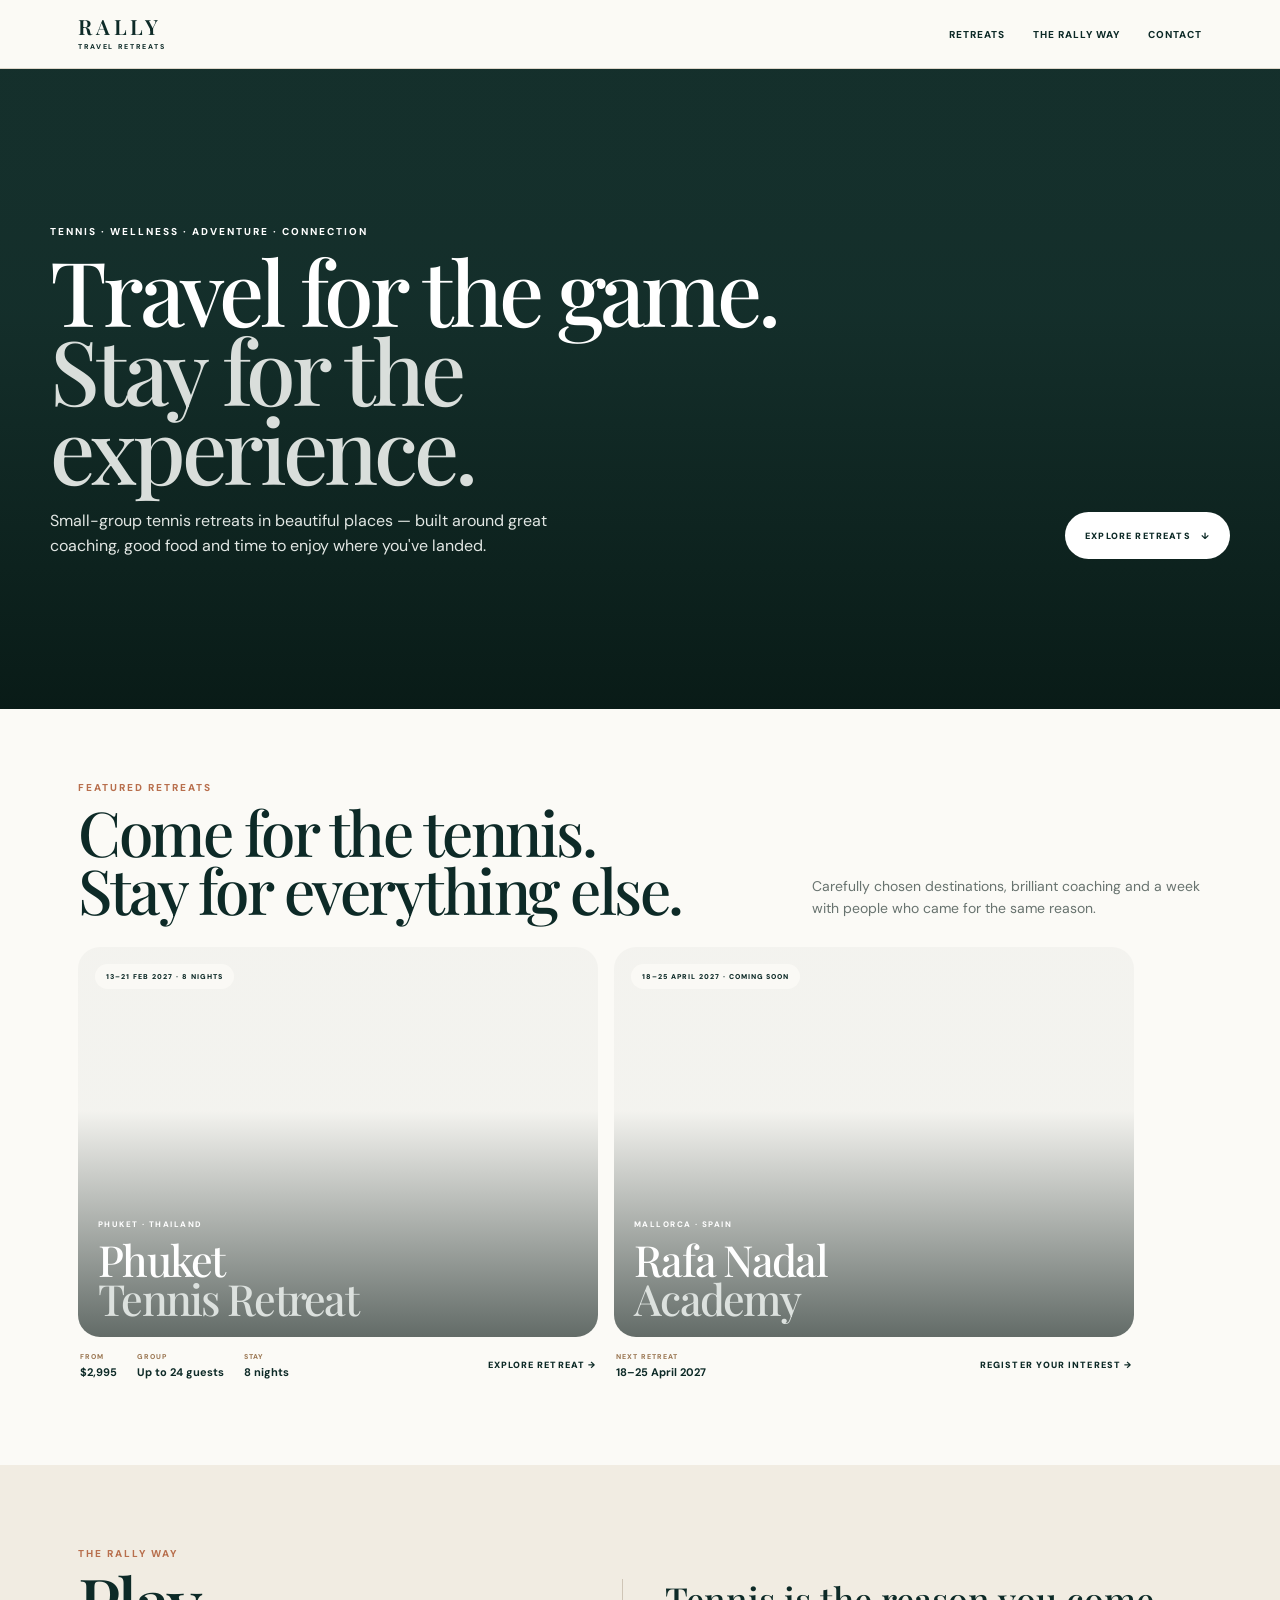
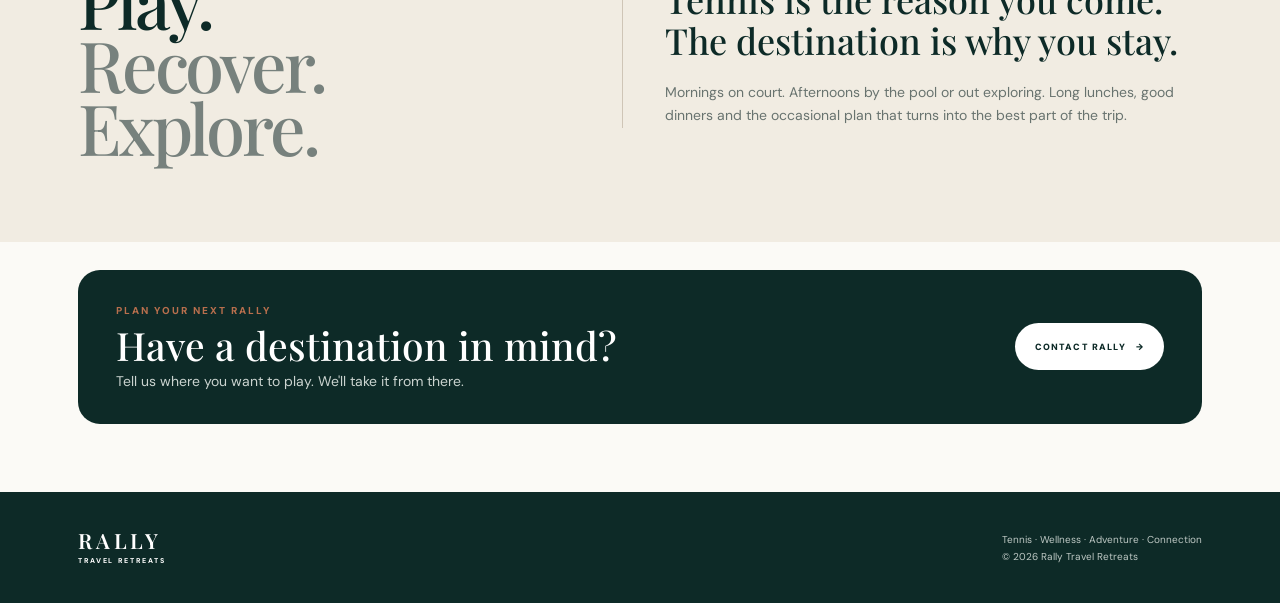
<file: rally-travel-retreats/index.html>
<!doctype html>
<html lang="en">
<head>
<meta charset="utf-8">
<meta name="viewport" content="width=device-width,initial-scale=1">
<meta name="theme-color" content="#0d2a27">
<title>Rally Travel Retreats · Tennis, Wellness & Adventure</title>
<meta name="description" content="Rally Travel Retreats creates small-group tennis, wellness and adventure escapes in beautiful places.">
<link rel="preconnect" href="https://fonts.googleapis.com">
<link rel="preconnect" href="https://fonts.gstatic.com" crossorigin>
<link href="https://fonts.googleapis.com/css2?family=DM+Sans:wght@400;500;600;700&family=Playfair+Display:wght@500;600&display=swap" rel="stylesheet">
<link rel="stylesheet" href="styles.css">
<style>
.homePage{--ink:#0d2a27;--paper:#fbfaf6;--cream:#f1ece2;--muted:#68736f;--line:#ddd6ca;--accent:#b86f4d;background:var(--cream);color:var(--ink);font-family:"DM Sans",sans-serif}
.homePage *{box-sizing:border-box}.homePage .shell{width:min(1180px,calc(100% - 48px));margin:0 auto}
.homeHeader{position:sticky;top:0;z-index:1000;background:rgba(251,250,246,.96);border-bottom:1px solid var(--line)}
.homeNav{height:68px;display:flex;align-items:center;justify-content:space-between}
.homeBrand{display:inline-flex;flex-direction:column;text-decoration:none;color:var(--ink);font:600 21px/1 "Playfair Display",serif;letter-spacing:.18em}
.homeBrand span{font:800 7px/1.2 "DM Sans",sans-serif;letter-spacing:.24em;margin-top:6px;text-align:center}
.homeNav nav{display:flex;gap:28px}.homeNav nav a{color:var(--ink);text-decoration:none;font-size:10px;font-weight:800;letter-spacing:.1em;text-transform:uppercase}

.homeHero{position:relative;min-height:640px;display:flex;align-items:flex-end;overflow:hidden;background:#16322e}
.homeHeroImage{position:absolute;inset:0;background:linear-gradient(180deg,rgba(5,20,16,.08) 15%,rgba(5,20,16,.12) 38%,rgba(5,20,16,.76) 100%),url("assets/rally-hero.webp?v=2") center/cover}
.homeHeroInner{position:relative;z-index:1;width:min(1180px,calc(100% - 48px));margin:0 auto;padding:0 0 58px;color:#fff}
.homeHeroKicker{font-size:10px;font-weight:800;letter-spacing:.2em;text-transform:uppercase;margin-bottom:13px}
.homeHero h1{font:500 clamp(54px,7vw,92px)/.88 "Playfair Display",serif;letter-spacing:-.045em;max-width:850px;margin:0 0 20px}
.homeHero h1 em{font-style:normal;color:#d9dedb}.homeHeroCopy{display:flex;align-items:end;justify-content:space-between;gap:35px}
.homeHeroCopy p{max-width:560px;color:#e2e7e4;font-size:16px;line-height:1.6;margin:0}
.homeButton{display:inline-flex;align-items:center;justify-content:center;gap:10px;min-height:47px;padding:0 20px;border-radius:999px;text-decoration:none;font-size:9px;font-weight:900;letter-spacing:.13em;text-transform:uppercase}
.homeButtonLight{background:#fff;color:var(--ink)}.homeButtonDark{background:var(--ink);color:#fff}

.homeFeatured{background:var(--paper);padding:72px 0 78px}
.homeSectionHead{display:flex;align-items:end;justify-content:space-between;gap:40px;margin-bottom:27px}
.homeKicker{color:var(--accent);font-size:10px;font-weight:800;letter-spacing:.2em;text-transform:uppercase}
.homeSectionHead h2{font:500 clamp(40px,5vw,62px)/.94 "Playfair Display",serif;letter-spacing:-.04em;margin:9px 0 0}
.homeSectionHead p{max-width:390px;color:var(--muted);font-size:14px;line-height:1.6;margin:0}
.adventureRail{display:flex;gap:16px;overflow-x:auto;padding:0 0 8px;scroll-snap-type:x mandatory;scrollbar-width:none}
.adventureRail::-webkit-scrollbar{display:none}.adventureTile{flex:0 0 min(520px,calc(100vw - 48px));scroll-snap-align:start;text-decoration:none;color:inherit}
.adventureImage{height:390px;position:relative;overflow:hidden;border-radius:22px;background-position:center;background-size:cover}
.adventureImage:after{content:"";position:absolute;inset:0;background:linear-gradient(180deg,rgba(5,20,16,.03) 42%,rgba(5,20,16,.62) 100%)}
.adventureImagePhuket{background-image:url("[data-uri]")}
.adventureImageComing{background-image:url("https://cdn.shopify.com/s/files/1/1000/8399/0905/files/nadal-academy.jpg?v=1790544449");background-position:45% center}
.adventureBadge{position:absolute;z-index:1;left:17px;top:17px;padding:8px 11px;background:rgba(251,250,246,.94);border-radius:999px;font-size:7px;font-weight:900;letter-spacing:.14em;text-transform:uppercase}
.adventureOverlay{position:absolute;z-index:1;left:20px;right:20px;bottom:19px;color:#fff}.adventureOverlay small{font-size:8px;font-weight:800;letter-spacing:.18em;text-transform:uppercase}
.adventureOverlay h3{font:500 43px/.9 "Playfair Display",serif;letter-spacing:-.04em;margin:8px 0 0}.adventureOverlay h3 em{font-style:normal;color:#dce1de}
.adventureInfo{display:flex;align-items:center;justify-content:space-between;gap:20px;padding:15px 2px 0}
.adventureInfoMeta{display:flex;gap:20px}.adventureInfoMeta div{display:flex;flex-direction:column}
.adventureInfoMeta small{color:#9a7652;font-size:7px;font-weight:800;letter-spacing:.14em;text-transform:uppercase;margin-bottom:4px}
.adventureInfoMeta strong{font-size:11px}.adventureExplore{font-size:9px;font-weight:900;letter-spacing:.12em;text-transform:uppercase}

.homeStatement{background:var(--cream);padding:82px 0}.homeStatementInner{display:grid;grid-template-columns:.9fr 1.1fr;gap:70px;align-items:center}
.homeStatement h2{font:500 clamp(46px,5.5vw,72px)/.9 "Playfair Display",serif;letter-spacing:-.045em;margin:10px 0 0}.homeStatement h2 em{font-style:normal;color:#77817d}
.homeStatementCopy{border-left:1px solid #cfc5b6;padding-left:42px}.homeStatementCopy p{font:500 clamp(24px,3vw,36px)/1.15 "Playfair Display",serif;margin:0;max-width:650px}
.homeStatementCopy small{display:block;color:var(--muted);font-size:14px;line-height:1.65;margin-top:20px;max-width:560px}
.homeContact{background:var(--paper);padding:28px 0 68px}.homeContactCard{display:flex;align-items:center;justify-content:space-between;gap:30px;background:var(--ink);color:#fff;border-radius:22px;padding:34px 38px}
.homeContactCard h2{font:500 39px/1 "Playfair Display",serif;margin:9px 0 7px}.homeContactCard p{color:#cbd4d0;font-size:14px;margin:0}.homeContactCard .homeButton{background:#fff;color:var(--ink)}
.homeFooter{background:var(--ink);color:#fff;padding:38px 0}.homeFooterGrid{display:flex;align-items:end;justify-content:space-between;gap:30px}.homeFooter .homeBrand{color:#fff}.homeFooter p{color:#bfc9c5;font-size:10px;line-height:1.7;margin:0}

@media(max-width:700px){
 .homePage .shell{width:calc(100% - 32px)}.homeNav{height:60px}.homeBrand{font-size:17px}.homeBrand span{font-size:6px;margin-top:5px}
 .homeNav nav{gap:17px}.homeNav nav a{font-size:8px;letter-spacing:.08em}.homeNav nav a:nth-child(2){display:none}
 .homeHero{min-height:620px}.homeHeroImage{background-position:56% center}.homeHeroInner{width:calc(100% - 32px);padding-bottom:31px}
 .homeHeroKicker{font-size:8px;margin-bottom:10px}.homeHero h1{font-size:48px;line-height:.9;margin-bottom:15px}.homeHeroCopy{display:block}
 .homeHeroCopy p{font-size:14px;line-height:1.6;max-width:430px}.homeHeroCopy .homeButton{margin-top:19px}
 .homeFeatured{padding:46px 0 53px}.homeSectionHead{display:block;margin-bottom:20px}.homeSectionHead h2{font-size:40px;margin-top:7px}
 .homeSectionHead p{font-size:14px;line-height:1.6;margin-top:11px;max-width:430px}
 .adventureRail{gap:12px;margin-right:-16px;padding-right:16px}.adventureTile{flex-basis:calc(100vw - 48px)}.adventureImageComing{background-position:35% center}
 .adventureImage{height:340px;border-radius:19px}.adventureBadge{left:13px;top:13px;padding:7px 9px;font-size:6.5px}
 .adventureOverlay{left:17px;right:17px;bottom:17px}.adventureOverlay small{font-size:7px}.adventureOverlay h3{font-size:39px}
 .adventureInfo{padding-top:15px}.adventureInfoMeta{gap:14px}.adventureInfoMeta small{font-size:6px}.adventureInfoMeta strong{font-size:9px}.adventureExplore{font-size:8px}
 .homeStatement{padding:58px 0}.homeStatementInner{grid-template-columns:1fr;gap:25px}.homeStatement h2{font-size:45px}
 .homeStatementCopy{border-left:0;border-top:1px solid #cfc5b6;padding:24px 0 0}.homeStatementCopy p{font-size:28px;line-height:1.08}
 .homeStatementCopy small{font-size:14px;line-height:1.6;margin-top:16px}
 .homeContact{padding:0 0 48px}.homeContactCard{display:block;border-radius:19px;padding:25px 20px}.homeContactCard h2{font-size:33px}
 .homeContactCard p{font-size:14px;line-height:1.6;margin-bottom:18px}.homeContactCard .homeButton{width:100%}
 .homeFooter{padding:29px 0}.homeFooterGrid{display:block}.homeFooterGrid>div{margin-top:19px}.homeFooter p{font-size:9px}
}


<style>
/* Static tennis-ball cursor */
.homePage, .homePage a, .homePage button { cursor: url("data:image/svg+xml,%3Csvg xmlns='http://www.w3.org/2000/svg' width='32' height='32' viewBox='0 0 32 32'%3E%3Ccircle cx='16' cy='16' r='13' fill='%23d9e52c' stroke='%231b2b24' stroke-width='1.5'/%3E%3Cpath d='M7 8.5c4 2.5 6 5.5 6 9s-2 6.5-6 9M25 5.5c-4 2.5-6 5.5-6 9s2 6.5 6 9' fill='none' stroke='white' stroke-width='1.7' stroke-linecap='round'/%3E%3C/svg%3E") 16 16, auto; }
@media (hover:none), (pointer:coarse) {
  .homePage, .homePage a, .homePage button { cursor:auto; }
}
</style>
</style>

<style id="rally-interactive-staging">
/* Rally interactive staging experiment — deliberately visible */
.interactiveHero{isolation:isolate;perspective:1100px;--mx:0;--my:0;--scroll:0;cursor:crosshair}
.interactiveHero .homeHeroImage{
 transform:scale(1.08) translate3d(calc(var(--mx)*-24px),calc(var(--my)*-18px),0);
 transition:transform .08s linear;will-change:transform
}
.interactiveHero .homeHeroInner{
 transform:translate3d(calc(var(--mx)*34px),calc(var(--my)*22px),0) rotateX(calc(var(--my)*-1.8deg)) rotateY(calc(var(--mx)*1.8deg));
 transition:transform .08s linear;will-change:transform
}
.heroScene{position:absolute;inset:0;z-index:2;pointer-events:none;transform-style:preserve-3d}
.heroAtmosphere{position:absolute;z-index:1;pointer-events:none;border-radius:50%;filter:blur(2px);opacity:.25;mix-blend-mode:screen;transition:transform .08s linear}
.heroAtmosphereOne{width:45vw;height:45vw;right:-12vw;top:-18vw;background:radial-gradient(circle,rgba(255,255,255,.34),transparent 68%);transform:translate3d(calc(var(--mx)*-55px),calc(var(--my)*-42px),0)}
.heroAtmosphereTwo{width:34vw;height:34vw;left:-12vw;bottom:-14vw;background:radial-gradient(circle,rgba(184,111,77,.34),transparent 70%);transform:translate3d(calc(var(--mx)*38px),calc(var(--my)*28px),0)}
.heroGlow{
 position:absolute;left:calc(50% + var(--mx)*18%);top:calc(48% + var(--my)*18%);width:34vw;height:34vw;
 transform:translate(-50%,-50%);border-radius:50%;
 background:radial-gradient(circle,rgba(255,255,255,.18),transparent 65%);filter:blur(4px);opacity:.85;
 transition:left .08s linear,top .08s linear
}

.heroOrbit{
 position:absolute;border:1px solid rgba(255,255,255,.34);border-radius:50%;opacity:.5;
 transform:translate3d(calc(var(--mx)*-45px),calc(var(--my)*-32px),0) rotateX(62deg) rotateZ(calc(var(--mx)*12deg));
 transition:transform .12s ease
}
.heroOrbitOne{width:360px;height:135px;left:calc(50% - 180px);top:calc(50% - 67px)}
.heroOrbitTwo{width:560px;height:205px;left:calc(50% - 280px);top:calc(50% - 102px);opacity:.22}
.heroCompass{
 position:absolute;right:8%;top:18%;font-size:8px;font-weight:800;letter-spacing:.22em;color:rgba(255,255,255,.82);
 transform:translate3d(calc(var(--mx)*-65px),calc(var(--my)*-45px),0) rotate(calc(var(--mx)*-4deg));
 transition:transform .12s ease
}
.heroScrollHint{position:absolute;z-index:4;right:34px;bottom:28px;display:flex;align-items:center;gap:10px;color:rgba(255,255,255,.78);font-size:8px;font-weight:800;letter-spacing:.18em;text-transform:uppercase;opacity:calc(1 - var(--scroll)*2);transition:opacity .15s linear}
.heroScrollHint i{display:block;width:34px;height:1px;background:rgba(255,255,255,.7);position:relative}.heroScrollHint i:after{content:"";position:absolute;right:0;top:-3px;width:6px;height:6px;border-right:1px solid white;border-bottom:1px solid white;transform:rotate(45deg)}
.interactiveHero:after{content:"";position:absolute;inset:0;z-index:3;pointer-events:none;background:linear-gradient(120deg,transparent 35%,rgba(255,255,255,.09) 50%,transparent 65%);transform:translateX(calc(var(--mx)*-20%));mix-blend-mode:screen;transition:transform .08s linear}
@media(max-width:700px){
 .interactiveHero{cursor:auto}.interactiveHero .homeHeroImage{transform:scale(1.03)}
 .heroScene{opacity:.7}.heroBall{width:58px;height:58px;left:72%;top:25%;transform:translate(-50%,-50%)}
 .heroBall:before,.heroBall:after{inset:8px;border-width:2px}.heroOrbitOne{width:240px;height:90px;left:calc(50% - 120px);top:38%}.heroOrbitTwo{width:330px;height:124px;left:calc(50% - 165px);top:36%}.heroCompass{right:18px;top:16%;font-size:6px}
 .heroScrollHint{right:16px;bottom:20px;font-size:6px}
}
@media(prefers-reduced-motion:reduce){
 .interactiveHero .homeHeroImage,.interactiveHero .homeHeroInner,.heroOrbit,.heroCompass{transition:none!important}
}
</style>
<script>
(function(){
  const hero=document.querySelector('[data-interactive-hero]');
  if(!hero) return;
  const canMove=window.matchMedia('(hover:hover) and (pointer:fine)').matches;
  let tx=0,ty=0,raf=0;
  function render(){
    hero.style.setProperty('--mx',tx.toFixed(4));
    hero.style.setProperty('--my',ty.toFixed(4));
    raf=0;
  }
  if(canMove){
    hero.addEventListener('pointermove',function(e){
      const r=hero.getBoundingClientRect();
      tx=(e.clientX-r.left)/r.width-.5;
      ty=(e.clientY-r.top)/r.height-.5;
      if(!raf) raf=requestAnimationFrame(render);
    });
    hero.addEventListener('pointerleave',function(){
      tx=0;ty=0;
      if(!raf) raf=requestAnimationFrame(render);
    });
  }
  function scroll(){
    const r=hero.getBoundingClientRect();
    const progress=Math.max(0,Math.min(1,(-r.top)/(r.height*.65)));
    hero.style.setProperty('--scroll',progress.toFixed(4));
  }
  window.addEventListener('scroll',scroll,{passive:true});
  scroll();
})();
</script>

</head>
<body class="homePage">
<header class="homeHeader"><div class="homeNav shell">
<a class="homeBrand" href="./" aria-label="Rally Travel Retreats home">RALLY<span>TRAVEL RETREATS</span></a>
<nav aria-label="Main navigation"><a href="#retreats">Retreats</a><a href="#statement">The Rally way</a><a href="#contact">Contact</a></nav>
</div></header>
<main>
<section class="homeHero">
<div class="homeHeroImage" aria-hidden="true"></div>
<div class="homeHeroInner" data-depth="0.28">
<div class="homeHeroKicker">Tennis · Wellness · Adventure · Connection</div>
<h1>Travel for the game.<br><em>Stay for the experience.</em></h1>
<div class="homeHeroCopy"><p>Small-group tennis retreats in beautiful places — built around great coaching, good food and time to enjoy where you've landed.</p><a class="homeButton homeButtonLight" href="#retreats">Explore retreats <span>↓</span></a></div>
</div></section>

<section id="retreats" class="homeFeatured"><div class="shell">
<div class="homeSectionHead"><div><div class="homeKicker">Featured retreats</div><h2>Come for the tennis.<br>Stay for everything else.</h2></div>
<p>Carefully chosen destinations, brilliant coaching and a week with people who came for the same reason.</p></div>
<div class="adventureRail" aria-label="Rally retreats">
<a class="adventureTile" href="trip/phuket-tennis-retreat/" aria-label="Explore Phuket Tennis Retreat">
<div class="adventureImage adventureImagePhuket"><span class="adventureBadge">13–21 Feb 2027 · 8 nights</span><div class="adventureOverlay"><small>Phuket · Thailand</small><h3>Phuket<br><em>Tennis Retreat</em></h3></div></div>
<div class="adventureInfo"><div class="adventureInfoMeta"><div><small>From</small><strong>$2,995</strong></div><div><small>Group</small><strong>Up to 24 guests</strong></div><div><small>Stay</small><strong>8 nights</strong></div></div><span class="adventureExplore">Explore retreat →</span></div>
</a>
<a class="adventureTile adventureTileComing" href="interest/nadal/" aria-label="Register your interest in the Rafa Nadal Academy retreat"><div class="adventureImage adventureImageComing"><span class="adventureBadge">18–25 April 2027 · Coming soon</span><div class="adventureOverlay"><small>Mallorca · Spain</small><h3>Rafa Nadal<br><em>Academy</em></h3></div></div><div class="adventureInfo"><div class="adventureInfoMeta"><div><small>Next retreat</small><strong>18–25 April 2027</strong></div></div><span class="adventureExplore">Register your interest →</span></div></a>
</div></div></section>

<section id="statement" class="homeStatement"><div class="shell homeStatementInner"><div><div class="homeKicker">The Rally way</div><h2>Play.<br><em>Recover. Explore.</em></h2></div>
<div class="homeStatementCopy"><p>Tennis is the reason you come. The destination is why you stay.</p><small>Mornings on court. Afternoons by the pool or out exploring. Long lunches, good dinners and the occasional plan that turns into the best part of the trip.</small></div></div></section>

<section id="contact" class="homeContact"><div class="shell"><div class="homeContactCard"><div><div class="homeKicker">Plan your next Rally</div><h2>Have a destination in mind?</h2><p>Tell us where you want to play. We'll take it from there.</p></div><a class="homeButton" href="mailto:mark@rallytravelretreats.com?subject=Rally%20Travel%20Retreats%20Enquiry">Contact Rally <span>→</span></a></div></div></section>
</main>
<footer class="homeFooter"><div class="shell homeFooterGrid"><a class="homeBrand" href="./">RALLY<span>TRAVEL RETREATS</span></a><div><p>Tennis · Wellness · Adventure · Connection</p><p>© 2026 Rally Travel Retreats</p></div></div></footer>


</body></html>
</file>
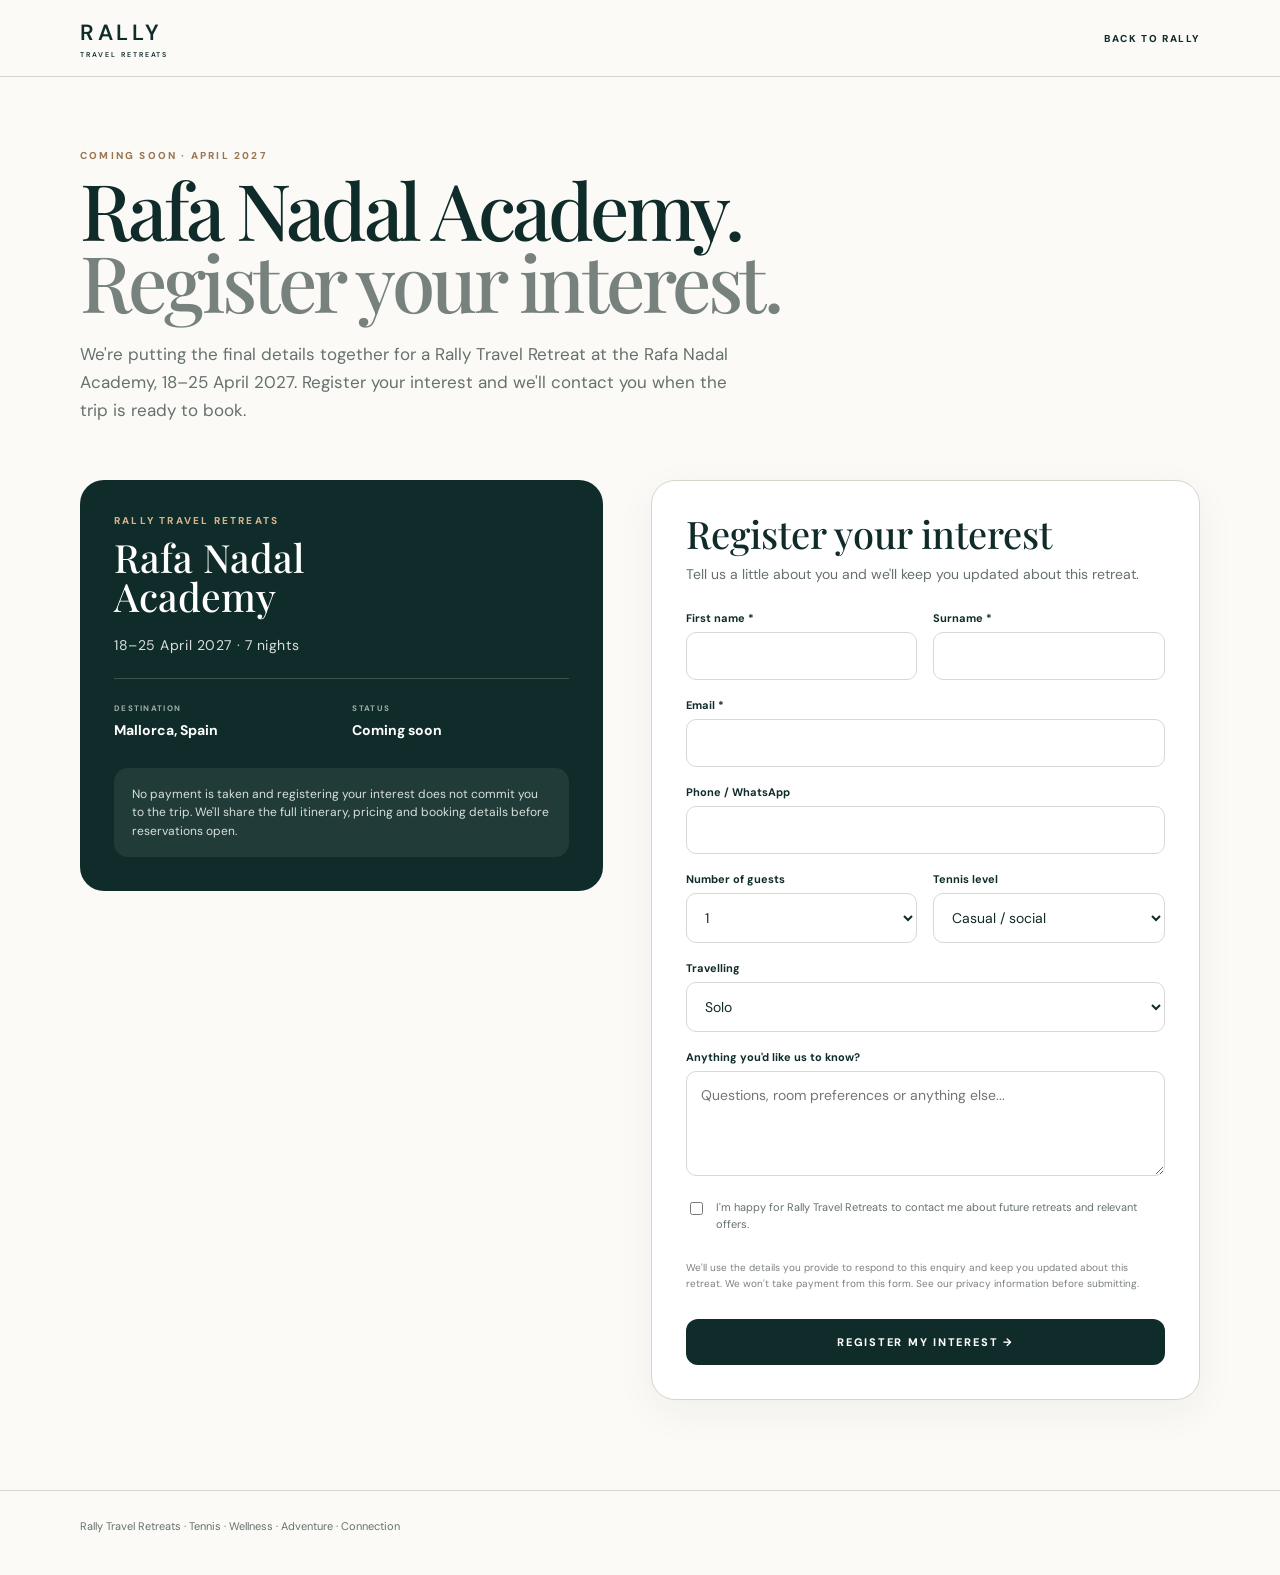
<file: rally-travel-retreats/interest/nadal/index.html>
<!doctype html>
<html lang="en">
<head>
<meta charset="utf-8">
<meta name="viewport" content="width=device-width,initial-scale=1">
<title>Rafa Nadal Academy · Register Your Interest | Rally Travel Retreats</title>
<meta name="description" content="Register your interest in the Rally Travel Retreats Rafa Nadal Academy retreat, 18–25 April 2027.">
<link rel="preconnect" href="https://fonts.googleapis.com">
<link rel="preconnect" href="https://fonts.gstatic.com" crossorigin>
<link href="https://fonts.googleapis.com/css2?family=DM+Sans:wght@400;500;600;700&family=Playfair+Display:wght@500;600&display=swap" rel="stylesheet">
<style>
:root{--ink:#102c2a;--muted:#66716e;--paper:#fbfaf6;--cream:#f0eadf;--accent:#9a7652;--line:#d9d5cc}
*{box-sizing:border-box}html{scroll-behavior:smooth}body{margin:0;background:var(--paper);color:var(--ink);font-family:"DM Sans",Arial,sans-serif}.shell{width:min(1120px,calc(100% - 40px));margin:auto}
header{border-bottom:1px solid var(--line);background:rgba(251,250,246,.96);position:sticky;top:0;z-index:10;backdrop-filter:blur(12px)}
.nav{height:76px;display:flex;align-items:center;justify-content:space-between}.brand{color:var(--ink);text-decoration:none;font-weight:600;font-size:22px;letter-spacing:.16em}.brand span{display:block;font-size:7px;letter-spacing:.28em;margin-top:3px}
.nav a:last-child{font-size:10px;font-weight:800;letter-spacing:.16em;text-transform:uppercase;color:var(--ink);text-decoration:none}
.hero{padding:72px 0 46px}.kicker{color:var(--accent);font-size:10px;font-weight:800;letter-spacing:.22em;text-transform:uppercase}.hero h1{font:500 clamp(46px,7vw,78px)/.92 "Playfair Display",serif;letter-spacing:-.045em;margin:12px 0 22px;max-width:800px}.hero h1 em{font-style:normal;color:#77817d}.hero p{max-width:650px;color:var(--muted);font-size:17px;line-height:1.65;margin:0}
.layout{display:grid;grid-template-columns:1fr 1.05fr;gap:48px;align-items:start;padding:10px 0 90px}
.tripCard{background:var(--ink);color:#fff;border-radius:24px;padding:34px;position:sticky;top:104px}.tripCard .kicker{color:#d6b38d}.tripCard h2{font:500 39px/1 "Playfair Display",serif;margin:11px 0 20px}.tripDate{font-size:14px;letter-spacing:.04em;color:#d8dfdc;padding-bottom:24px;border-bottom:1px solid rgba(255,255,255,.18)}.tripMeta{display:grid;grid-template-columns:1fr 1fr;gap:22px;padding-top:24px}.tripMeta small{display:block;color:#9eaaa6;font-size:8px;font-weight:800;letter-spacing:.16em;text-transform:uppercase;margin-bottom:6px}.tripMeta strong{font-size:14px}.note{margin-top:28px;padding:17px 18px;background:rgba(255,255,255,.07);border-radius:14px;color:#d8dfdc;font-size:12px;line-height:1.55}
.formCard{background:#fff;border:1px solid var(--line);border-radius:24px;padding:34px;box-shadow:0 12px 40px rgba(16,44,42,.05)}.formCard h2{font:500 38px/1 "Playfair Display",serif;margin:0 0 10px}.formIntro{color:var(--muted);font-size:14px;line-height:1.6;margin:0 0 26px}
.form{display:grid;gap:18px}.row{display:grid;grid-template-columns:1fr 1fr;gap:16px}.field label{display:block;font-size:11px;font-weight:700;margin:0 0 7px}.field input,.field select,.field textarea{width:100%;border:1px solid #d7d8d5;border-radius:10px;background:#fff;padding:14px 14px;font:inherit;font-size:14px;color:var(--ink);outline:none}.field input:focus,.field select:focus,.field textarea:focus{border-color:var(--accent);box-shadow:0 0 0 3px rgba(154,118,82,.1)}.field textarea{min-height:105px;resize:vertical}.check{display:flex;gap:10px;align-items:flex-start;font-size:11px;line-height:1.5;color:var(--muted)}.check input{margin-top:3px;accent-color:var(--ink)}.privacy{font-size:10px;line-height:1.55;color:#7a817e}.privacy a{color:inherit}.submit{border:0;border-radius:12px;background:var(--ink);color:#fff;padding:16px 20px;font:800 11px "DM Sans",sans-serif;letter-spacing:.16em;text-transform:uppercase;cursor:pointer}.submit:hover{transform:translateY(-1px)}footer{border-top:1px solid var(--line);padding:28px 0 42px;color:var(--muted);font-size:11px}
@media(max-width:760px){.shell{width:min(100% - 28px,620px)}.nav{height:68px}.hero{padding:52px 0 34px}.hero h1{font-size:50px}.layout{display:block;padding-bottom:56px}.tripCard{position:static;margin-bottom:20px;padding:25px}.tripCard h2{font-size:34px}.formCard{padding:24px 20px}.formCard h2{font-size:34px}.row{grid-template-columns:1fr}.tripMeta{gap:16px}}
</style>
</head>
<body>
<header><div class="shell nav"><a class="brand" href="../">RALLY<span>TRAVEL RETREATS</span></a><a href="../">Back to Rally</a></div></header>
<main>
<section class="shell hero">
<div class="kicker">Coming soon · April 2027</div>
<h1>Rafa Nadal Academy.<br><em>Register your interest.</em></h1>
<p>We're putting the final details together for a Rally Travel Retreat at the Rafa Nadal Academy, 18–25 April 2027. Register your interest and we'll contact you when the trip is ready to book.</p>
</section>
<section class="shell layout">
<aside class="tripCard">
<div class="kicker">Rally Travel Retreats</div>
<h2>Rafa Nadal<br>Academy</h2>
<div class="tripDate">18–25 April 2027 · 7 nights</div>
<div class="tripMeta">
<div><small>Destination</small><strong>Mallorca, Spain</strong></div>
<div><small>Status</small><strong>Coming soon</strong></div>
</div>
<div class="note">No payment is taken and registering your interest does not commit you to the trip. We'll share the full itinerary, pricing and booking details before reservations open.</div>
</aside>
<section class="formCard">
<h2>Register your interest</h2>
<p class="formIntro">Tell us a little about you and we'll keep you updated about this retreat.</p>
<form class="form" action="https://formsubmit.co/mark@rallytravelretreats.com" method="POST">
<input type="hidden" name="_subject" value="Rally interest · Rafa Nadal Academy · 18–25 April 2027">
<input type="hidden" name="_next" value="https://rally-travel-retreats-staging.onrender.com/interest/nadal/thanks.html">
<input type="hidden" name="_template" value="table">
<input type="hidden" name="_url" value="https://rally-travel-retreats-staging.onrender.com/interest/nadal/">
<input type="text" name="_honey" style="display:none" tabindex="-1" autocomplete="off">
<div class="row">
<div class="field"><label for="firstName">First name *</label><input id="firstName" name="first_name" autocomplete="given-name" required></div>
<div class="field"><label for="lastName">Surname *</label><input id="lastName" name="surname" autocomplete="family-name" required></div>
</div>
<div class="field"><label for="email">Email *</label><input id="email" type="email" name="email" autocomplete="email" required></div>
<div class="field"><label for="phone">Phone / WhatsApp</label><input id="phone" type="tel" name="phone" autocomplete="tel"></div>
<div class="row">
<div class="field"><label for="guests">Number of guests</label><select id="guests" name="number_of_guests"><option>1</option><option>2</option><option>3</option><option>4+</option></select></div>
<div class="field"><label for="level">Tennis level</label><select id="level" name="tennis_level"><option>Casual / social</option><option>Club player</option><option>Intermediate</option><option>Advanced</option><option>Not sure</option></select></div>
</div>
<div class="field"><label for="travelling">Travelling</label><select id="travelling" name="travelling"><option>Solo</option><option>With a partner</option><option>With friends</option><option>Not sure yet</option></select></div>
<div class="field"><label for="message">Anything you'd like us to know?</label><textarea id="message" name="message" placeholder="Questions, room preferences or anything else..."></textarea></div>
<label class="check"><input type="checkbox" name="marketing_interest" value="Yes"> <span>I'm happy for Rally Travel Retreats to contact me about future retreats and relevant offers.</span></label>
<p class="privacy">We'll use the details you provide to respond to this enquiry and keep you updated about this retreat. We won't take payment from this form. See our privacy information before submitting.</p>
<button class="submit" type="submit">Register my interest →</button>
</form>
</section>
</section>
</main>
<footer><div class="shell">Rally Travel Retreats · Tennis · Wellness · Adventure · Connection</div></footer>
</body>
</html>
</file>
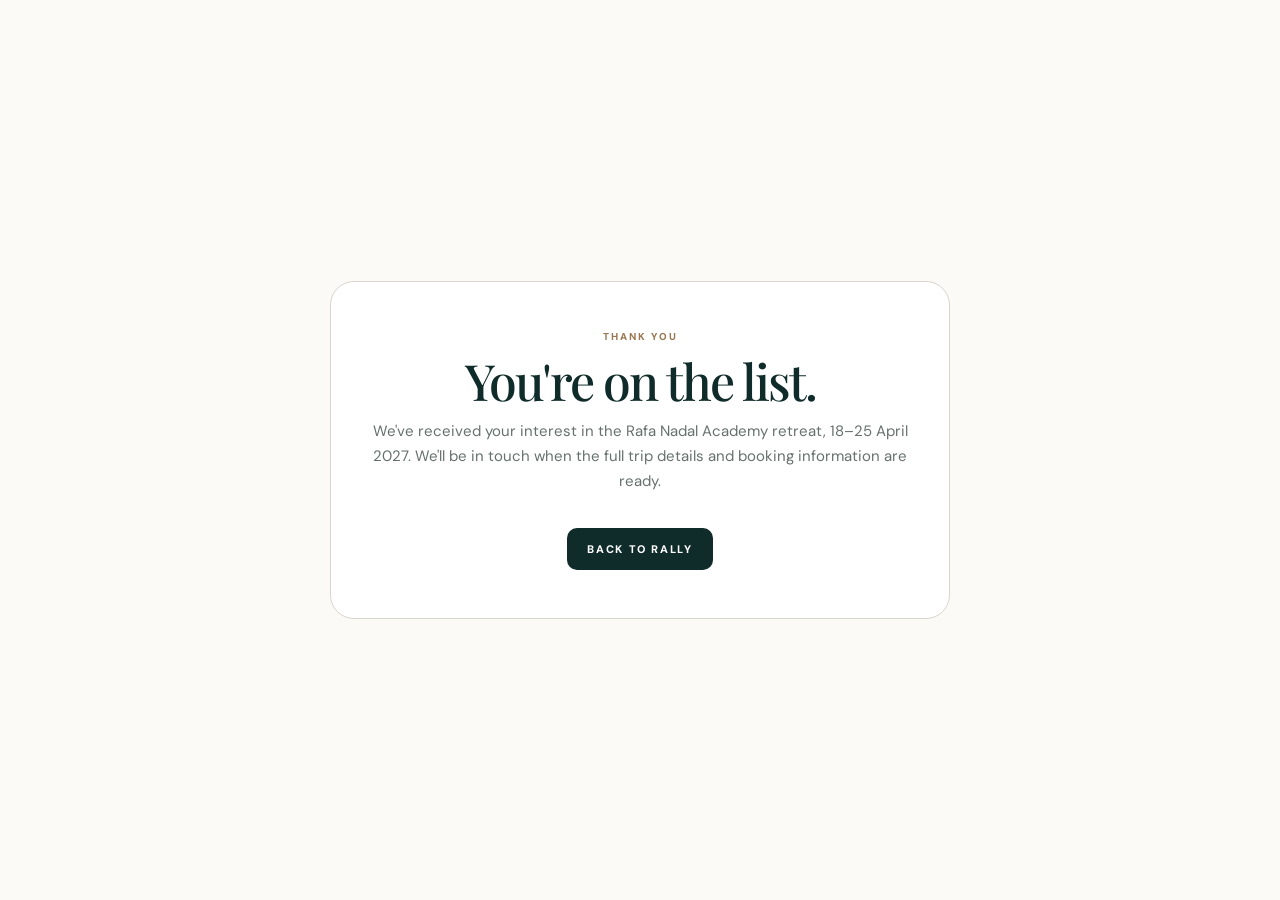
<file: rally-travel-retreats/interest/nadal/thanks.html>
<!doctype html>
<html lang="en"><head><meta charset="utf-8"><meta name="viewport" content="width=device-width,initial-scale=1"><title>Interest registered · Rally Travel Retreats</title><link rel="preconnect" href="https://fonts.googleapis.com"><link rel="preconnect" href="https://fonts.gstatic.com" crossorigin><link href="https://fonts.googleapis.com/css2?family=DM+Sans:wght@400;600;700&family=Playfair+Display:wght@500;600&display=swap" rel="stylesheet"><style>:root{--ink:#102c2a;--muted:#66716e;--paper:#fbfaf6;--accent:#9a7652}*{box-sizing:border-box}body{margin:0;background:var(--paper);color:var(--ink);font-family:"DM Sans",Arial,sans-serif;min-height:100vh;display:grid;place-items:center}.card{width:min(620px,calc(100% - 32px));background:#fff;border:1px solid #d9d5cc;border-radius:24px;padding:48px 34px;text-align:center}.kicker{color:var(--accent);font-size:10px;font-weight:800;letter-spacing:.2em;text-transform:uppercase}.card h1{font:500 50px/.95 "Playfair Display",serif;letter-spacing:-.04em;margin:14px 0}.card p{color:var(--muted);line-height:1.65;font-size:15px}.button{display:inline-block;margin-top:20px;padding:14px 20px;border-radius:10px;background:var(--ink);color:#fff;text-decoration:none;font-size:11px;font-weight:800;letter-spacing:.15em;text-transform:uppercase}</style></head><body><main class="card"><div class="kicker">Thank you</div><h1>You're on the list.</h1><p>We've received your interest in the Rafa Nadal Academy retreat, 18–25 April 2027. We'll be in touch when the full trip details and booking information are ready.</p><a class="button" href="../../">Back to Rally</a></main></body></html>
</file>
<file: rally-travel-retreats/styles.css>
:root{--ink:#0d2a27;--forest:#123a35;--cream:#f6f1e8;--paper:#fffdf8;--sand:#e3dacb;--muted:#6f7973;--accent:#c56e49;--line:#ddd4c6;--white:#fff}*{box-sizing:border-box}html{scroll-behavior:smooth}body{margin:0;background:var(--cream);color:var(--ink);font-family:Inter,ui-sans-serif,system-ui,-apple-system,BlinkMacSystemFont,"Segoe UI",sans-serif}a{color:inherit}.shell{max-width:1240px;margin:auto;padding:0 28px}.nav{position:absolute;top:0;left:0;right:0;z-index:10;display:flex;align-items:center;justify-content:space-between;padding:28px 0;color:#fff}.brand{font:500 21px/1 "Playfair Display",serif;letter-spacing:.18em;text-transform:uppercase}.brand span{display:block;font:700 9px/1.2 Inter,sans-serif;letter-spacing:.34em;margin-top:7px;text-align:center}.navlinks{display:flex;gap:28px;font-size:12px;letter-spacing:.08em;text-transform:uppercase}.navlinks a{text-decoration:none;opacity:.92}.hero{position:relative;min-height:86vh;display:flex;align-items:flex-end;color:#fff;background:linear-gradient(180deg,rgba(5,20,16,.16) 0%,rgba(5,20,16,.15) 36%,rgba(5,20,16,.82) 100%),url("https://images.unsplash.com/photo-1537996194471-e657df975ab4?auto=format&fit=crop&w=2400&q=88") center/cover}.hero:after{content:"";position:absolute;inset:0;background:linear-gradient(90deg,rgba(5,20,16,.2),transparent 55%);pointer-events:none}.heroInner{position:relative;z-index:2;width:100%;padding:130px 0 82px}.eyebrow{font-size:11px;letter-spacing:.24em;text-transform:uppercase;font-weight:700;color:#e9c5b4}.hero h1{font:500 clamp(54px,8vw,110px)/.9 "Playfair Display",serif;margin:18px 0 16px;max-width:880px}.heroLead{max-width:650px;font-size:18px;line-height:1.6;color:#f0eee9}.metaRow{display:flex;flex-wrap:wrap;gap:9px;margin-top:28px}.chip{padding:10px 14px;border:1px solid #ffffff55;background:#ffffff18;border-radius:999px;font-size:12px;backdrop-filter:blur(10px)}.ctaRow{display:flex;gap:10px;flex-wrap:wrap;margin-top:30px}.btn{display:inline-flex;align-items:center;justify-content:center;min-height:48px;padding:0 20px;border-radius:999px;font-weight:800;font-size:12px;letter-spacing:.05em;text-transform:uppercase;text-decoration:none;border:1px solid transparent}.btnPrimary{background:#fff;color:var(--ink)}.btnDark{background:var(--ink);color:#fff}.btnGhost{background:transparent;border-color:var(--sand);color:var(--ink)}section{padding:92px 0}.sectionKicker{font-size:10px;letter-spacing:.22em;text-transform:uppercase;font-weight:800;color:var(--accent)}h2{font:500 clamp(40px,5vw,66px)/1.02 "Playfair Display",serif;margin:11px 0 18px}.lede{max-width:760px;color:var(--muted);font-size:17px;line-height:1.7}.featureGrid{display:grid;grid-template-columns:1.1fr .9fr;gap:58px;align-items:end}.featureStats{display:grid;grid-template-columns:repeat(3,1fr);background:var(--paper);border:1px solid var(--line)}.stat{padding:22px 18px;border-right:1px solid var(--line)}.stat:last-child{border-right:0}.stat strong{display:block;font:500 43px/1 "Playfair Display",serif}.stat span{display:block;margin-top:7px;font-size:10px;letter-spacing:.16em;text-transform:uppercase;color:var(--muted)}.sectionTop{display:flex;justify-content:space-between;gap:30px;align-items:end;margin-bottom:34px}.sectionTop .lede{max-width:540px}.retreatCard{display:grid;grid-template-columns:1.15fr .85fr;background:var(--paper);border:1px solid var(--line);border-radius:28px;overflow:hidden;box-shadow:0 18px 50px rgba(13,42,39,.08)}.cardImage{min-height:480px;background:url("https://images.unsplash.com/photo-1559628233-69f3a59dce62?auto=format&fit=crop&w=1800&q=86") center/cover}.cardBody{padding:44px;display:flex;flex-direction:column;justify-content:space-between}.cardTag{font-size:10px;letter-spacing:.2em;text-transform:uppercase;color:var(--accent);font-weight:800}.cardBody h3{font:500 48px/1.03 "Playfair Display",serif;margin:12px 0 14px}.cardBody p{color:var(--muted);line-height:1.7}.miniMeta{display:grid;grid-template-columns:1fr 1fr;gap:14px;margin:22px 0}.miniMeta div{border-top:1px solid var(--line);padding-top:12px}.miniMeta small{display:block;font-size:9px;letter-spacing:.13em;text-transform:uppercase;color:var(--muted)}.miniMeta strong{display:block;font-size:15px;margin-top:4px}.price{font:500 44px/1 "Playfair Display",serif;margin:12px 0 5px}.priceSub{font-size:10px;text-transform:uppercase;letter-spacing:.14em;color:var(--muted)}.approach{background:var(--forest);color:#fff}.approach .sectionKicker{color:#efb79e}.approach .lede{color:#c7d2cd}.three{display:grid;grid-template-columns:repeat(3,1fr);gap:16px;margin-top:38px}.three article{border:1px solid #ffffff22;padding:28px;border-radius:22px;background:#ffffff08}.three b{font-size:12px;letter-spacing:.16em;text-transform:uppercase}.three h3{font:500 29px "Playfair Display",serif;margin:13px 0 9px}.three p{color:#c7d2cd;line-height:1.65;font-size:14px}.footer{background:#09211f;color:#fff;padding:72px 0}.footerGrid{display:flex;justify-content:space-between;gap:30px}.footer p{color:#abb9b4;font-size:13px;line-height:1.6}.detailHero{min-height:82vh}.detailHero .heroLead{max-width:700px}.detailIntro{display:grid;grid-template-columns:1.2fr .8fr;gap:58px}.pricePanel{background:var(--paper);border:1px solid var(--line);border-radius:24px;padding:27px;align-self:start;position:sticky;top:20px}.pricePanel .price{font-size:54px}.detailGrid{display:grid;grid-template-columns:1fr 1fr;gap:28px;margin-top:35px}.infoCard{background:var(--paper);border:1px solid var(--line);padding:26px;border-radius:22px}.infoCard h3{font:500 28px "Playfair Display",serif;margin:0 0 10px}.infoCard p,.infoCard li{color:var(--muted);line-height:1.65;font-size:14px}.days{display:grid;gap:15px;margin-top:36px}.day{display:grid;grid-template-columns:125px 1fr;background:var(--paper);border:1px solid var(--line);border-radius:22px;overflow:hidden}.dayDate{background:var(--ink);color:#fff;padding:23px}.dayDate small{display:block;text-transform:uppercase;letter-spacing:.16em;font-weight:800;font-size:10px}.dayDate strong{display:block;font:500 42px "Playfair Display",serif;margin-top:8px}.dayBody{padding:24px 28px}.dayBody h3{font:500 28px "Playfair Display",serif;margin:0 0 8px}.dayBody>p{color:var(--muted);margin:0 0 16px}.items{display:grid;grid-template-columns:1fr 1fr;gap:10px 25px}.item{border-top:1px solid var(--line);padding-top:9px;font-size:13px;line-height:1.45}.time{display:block;color:var(--accent);font-weight:800;font-size:11px;margin-bottom:2px}.mapWrap{margin-top:35px}.mapBox{height:540px;border-radius:26px;overflow:hidden;box-shadow:0 18px 50px rgba(13,42,39,.12);position:relative}.mapBox .leaflet-container{height:100%;font-family:Inter,sans-serif}.leaflet-control-attribution{font-size:8px!important}.mapToggle{position:absolute;top:16px;right:16px;z-index:500;border:0;border-radius:999px;background:#fffdf9;padding:10px 14px;font-weight:800;font-size:11px;box-shadow:0 8px 24px rgba(0,0,0,.14);cursor:pointer}.pin{width:32px;height:32px;background:var(--accent);border:3px solid #fff;border-radius:50%;display:flex;align-items:center;justify-content:center;color:#fff;font-size:12px;font-weight:900;box-shadow:0 6px 16px rgba(0,0,0,.3)}.faq{display:grid;grid-template-columns:1fr 1fr;gap:15px;margin-top:28px}.faq details{background:var(--paper);border:1px solid var(--line);border-radius:17px;padding:17px 19px}.faq summary{cursor:pointer;font-weight:800;font-size:13px}.faq p{color:var(--muted);line-height:1.6;font-size:13px}.mobileMenu{display:none}@media(max-width:900px){.navlinks{display:none}.featureGrid,.retreatCard,.detailIntro{grid-template-columns:1fr}.cardImage{min-height:340px}.three{grid-template-columns:1fr}.detailGrid,.faq{grid-template-columns:1fr}.pricePanel{position:static}.items{grid-template-columns:1fr}.day{grid-template-columns:1fr}.dayDate{display:flex;align-items:center;gap:14px}.dayDate strong{margin:0;font-size:30px}.footerGrid{display:block}.hero{min-height:78vh}.heroInner{padding-bottom:64px}.shell{padding:0 18px}section{padding:70px 0}}@media(max-width:560px){.hero h1{font-size:56px}.heroLead{font-size:16px}.featureStats{grid-template-columns:1fr}.stat{border-right:0;border-bottom:1px solid var(--line)}.stat:last-child{border-bottom:0}.cardBody{padding:28px}.cardBody h3{font-size:40px}.price{font-size:38px}.metaRow{gap:7px}.chip{font-size:11px}.mapBox{height:430px}}

/* Mobile-first polish */
@media(max-width:700px){
  body{overflow-x:hidden}
  .shell{padding:0 16px}
  .nav{padding:20px 0}
  .brand{font-size:17px;letter-spacing:.14em}
  .brand span{font-size:7px;letter-spacing:.26em}
  .hero{min-height:78svh;background-position:center}
  .detailHero{min-height:76svh}
  .heroInner{padding:108px 0 34px}
  .eyebrow{font-size:9px;letter-spacing:.18em}
  .hero h1{font-size:52px;line-height:.91;margin:13px 0 13px}
  .heroLead{font-size:15px;line-height:1.5}
  .metaRow{margin-top:20px;gap:6px}
  .chip{font-size:10px;padding:8px 11px}
  .ctaRow{margin-top:20px;gap:8px}
  .btn{min-height:46px;padding:0 16px;font-size:10px}
  section{padding:58px 0}
  h2{font-size:42px;line-height:1.02}
  .lede{font-size:15px;line-height:1.6}
  .sectionTop{display:block;margin-bottom:24px}
  .sectionTop .lede{margin-top:14px}
  .detailIntro{gap:32px}
  .detailGrid{gap:12px;margin-top:24px}
  .infoCard{padding:21px;border-radius:18px}
  .infoCard h3{font-size:25px;margin-bottom:7px}
  .infoCard p{font-size:13px;line-height:1.6}
  .pricePanel{padding:21px;border-radius:18px}
  .pricePanel .price{font-size:45px;margin:9px 0 4px}
  .priceSub{font-size:9px}
  .includeList{gap:8px}
  .include{font-size:12px;line-height:1.45}
  .galleryGrid{grid-template-columns:1fr;gap:10px;margin-top:22px}
  .galleryMain{min-height:300px}
  .gallerySide{grid-template-columns:1fr 1fr;gap:10px}
  .gallerySide img{min-height:155px}
  .days{gap:12px;margin-top:24px}
  .day{border-radius:18px}
  .dayDate{padding:14px 17px;min-height:58px}
  .dayDate small{font-size:9px;letter-spacing:.12em}
  .dayDate strong{font-size:29px}
  .dayBody{padding:18px 17px 20px}
  .dayBody h3{font-size:25px;line-height:1.05;margin-bottom:7px}
  .dayBody>p{font-size:13px;line-height:1.55;margin-bottom:14px}
  .items{gap:0}
  .item{display:grid;grid-template-columns:67px minmax(0,1fr);column-gap:10px;padding:10px 0;font-size:12px;line-height:1.45}
  .time{font-size:9px;line-height:1.3;margin:0}
  .mapWrap{margin-top:20px}
  .mapBox{height:390px;border-radius:18px;box-shadow:0 12px 35px rgba(13,42,39,.10)}
  .mapToggle{top:12px;right:12px;padding:9px 12px;font-size:10px}
  .stickyBar{bottom:10px;margin-top:24px;padding:7px 8px 7px 14px}
  .stickyBar strong{font-size:12px}
  .stickyBar span{font-size:9px;margin-left:5px}
  .stickyBar .btn{min-height:42px;padding:0 14px}
  .footer{padding:55px 0}
}
@media(max-width:390px){
  .hero h1{font-size:48px}
  .heroLead{font-size:14px}
  h2{font-size:38px}
  .dayDate{min-height:54px}
  .dayBody{padding:16px}
  .item{grid-template-columns:63px minmax(0,1fr);font-size:11.5px}
  .mapBox{height:350px}
  .stickyBar span{display:none}
}


/* Horizontal itinerary cards on mobile */
@media(max-width:700px){
  #week .days{
    display:flex;
    gap:12px;
    overflow-x:auto;
    overflow-y:hidden;
    padding:2px 16px 12px 0;
    margin-right:-16px;
    scroll-snap-type:x mandatory;
    -webkit-overflow-scrolling:touch;
    scrollbar-width:none;
  }
  #week .days::-webkit-scrollbar{display:none}
  #week .day{
    flex:0 0 88%;
    width:88%;
    scroll-snap-align:start;
    scroll-snap-stop:always;
  }
  #week .dayDate{flex:0 0 auto}
}
@media(max-width:390px){
  #week .day{flex-basis:91%;width:91%}
}


/* Rebuilt retreat map */
.mapSection{background:#efe9de}
.mapIntroStats{display:flex;gap:0;border-top:1px solid var(--line);border-bottom:1px solid var(--line);margin:30px 0 24px}
.mapIntroStats div{padding:16px 28px 16px 0;margin-right:28px;border-right:1px solid var(--line)}
.mapIntroStats div:last-child{border-right:0}
.mapIntroStats strong{display:block;font:500 22px/1 "Playfair Display",serif}
.mapIntroStats span{display:block;margin-top:5px;color:var(--muted);font-size:9px;letter-spacing:.12em;text-transform:uppercase}
.mapExperience{display:grid;grid-template-columns:minmax(0,1fr) 360px;min-height:570px;background:var(--paper);border:1px solid var(--line);border-radius:28px;overflow:hidden;box-shadow:0 20px 60px rgba(13,42,39,.09)}
.mapVisual{position:relative;min-width:0;min-height:570px;background:#d8d1c5}
#phuketMap{position:absolute;inset:0;width:100%;height:100%;background:#d8d1c5}
.mapToolbar{position:absolute;z-index:600;top:18px;left:18px;right:18px;display:flex;justify-content:space-between;align-items:center;pointer-events:none}
.mapLegend,.mapToggle{pointer-events:auto;background:rgba(255,253,248,.94);backdrop-filter:blur(12px);border:1px solid rgba(221,212,198,.9);box-shadow:0 8px 24px rgba(13,42,39,.12);border-radius:999px;padding:10px 13px;font-size:10px;font-weight:800;letter-spacing:.07em;text-transform:uppercase}
.mapLegend{display:flex;align-items:center;gap:8px}
.legendDot{width:8px;height:8px;border-radius:50%;background:var(--accent);box-shadow:0 0 0 3px #f4e3da}
.mapToggle{cursor:pointer;color:var(--ink)}
.mapList{display:flex;flex-direction:column;background:var(--paper);border-left:1px solid var(--line);min-width:0}
.mapListHead{display:flex;justify-content:space-between;align-items:center;padding:20px 22px 15px;border-bottom:1px solid var(--line)}
.mapListHead span{font-size:9px;font-weight:900;letter-spacing:.18em;color:var(--accent)}
.mapListHead small{font-size:9px;color:var(--muted)}
#mapCards{overflow:auto;padding:6px 10px 12px}
.mapPlace{width:100%;display:grid;grid-template-columns:34px minmax(0,1fr) 16px;align-items:center;gap:11px;text-align:left;border:0;border-bottom:1px solid var(--line);background:transparent;padding:15px 11px;color:var(--ink);cursor:pointer}
.mapPlace:last-child{border-bottom:0}
.mapPlace:hover,.mapPlace.selected{background:#f7f1e8}
.placeIcon{width:32px;height:32px;border-radius:50%;display:flex;align-items:center;justify-content:center;background:#f0e3d8;color:var(--accent);font-size:13px;font-weight:900}
.placeCopy{min-width:0}
.placeCopy small{display:block;color:var(--accent);font-size:8px;font-weight:900;letter-spacing:.14em;margin-bottom:4px}
.placeCopy strong{display:block;font:500 18px/1.08 "Playfair Display",serif;white-space:nowrap;overflow:hidden;text-overflow:ellipsis}
.placeCopy em{display:block;color:var(--muted);font-style:normal;font-size:10px;margin-top:4px;white-space:nowrap;overflow:hidden;text-overflow:ellipsis}
.placeArrow{color:var(--muted);font-size:14px}
.rallyPinWrap{background:transparent;border:0}
.rallyPin{display:block;width:20px;height:20px;border-radius:50%;background:var(--accent);border:4px solid rgba(255,253,248,.98);box-shadow:0 5px 15px rgba(13,42,39,.3);transition:transform .2s ease,background .2s ease}
.rallyPin.isActive{background:var(--ink);transform:scale(1.35)}
.mapBox .leaflet-popup-content-wrapper{border-radius:14px;box-shadow:0 12px 35px rgba(13,42,39,.18)}
.mapBox .leaflet-popup-content{font:12px/1.4 Inter,sans-serif;margin:12px 14px}
.mapBox .leaflet-popup-content b{font-size:13px}
.mapBox .leaflet-popup-content span{color:var(--muted)}
.mapBox .leaflet-control-zoom a{color:var(--ink)}
@media(max-width:900px){
 .mapExperience{grid-template-columns:1fr;min-height:0;border-radius:22px}
 .mapVisual{height:430px;min-height:430px}
 .mapList{border-left:0;border-top:1px solid var(--line)}
 #mapCards{display:flex;overflow-x:auto;scroll-snap-type:x mandatory;padding:7px 8px 10px;gap:8px}
 .mapPlace{flex:0 0 78%;scroll-snap-align:start;border:1px solid var(--line);border-radius:15px;background:var(--paper);padding:13px}
 .mapPlace:last-child{border-bottom:1px solid var(--line)}
}
@media(max-width:700px){
 .mapIntroStats{margin:22px 0 18px}
 .mapIntroStats div{padding:12px 16px 12px 0;margin-right:16px}
 .mapIntroStats strong{font-size:18px}
 .mapIntroStats span{font-size:8px}
 .mapExperience{margin:0 -0px}
 .mapVisual{height:390px;min-height:390px}
 .mapToolbar{top:12px;left:12px;right:12px}
 .mapLegend,.mapToggle{padding:9px 11px;font-size:9px}
 .mapPlace{flex-basis:84vw;min-height:92px}
}
@media(max-width:390px){
 .mapVisual{height:350px;min-height:350px}
 .mapPlace{flex-basis:88vw}
}

/* Leaflet critical reset — keep tiles in a true map layer */
#phuketMap.leaflet-container{position:absolute!important;inset:0!important;width:100%!important;height:100%!important;overflow:hidden!important;background:#d8d1c5!important}
#phuketMap.leaflet-container .leaflet-pane,
#phuketMap.leaflet-container .leaflet-tile-pane,
#phuketMap.leaflet-container .leaflet-overlay-pane,
#phuketMap.leaflet-container .leaflet-shadow-pane,
#phuketMap.leaflet-container .leaflet-marker-pane,
#phuketMap.leaflet-container .leaflet-tooltip-pane,
#phuketMap.leaflet-container .leaflet-popup-pane{position:absolute;left:0;top:0}
#phuketMap.leaflet-container .leaflet-map-pane{position:absolute;left:0;top:0}
#phuketMap.leaflet-container .leaflet-tile-container{position:absolute;left:0;top:0}
#phuketMap.leaflet-container .leaflet-tile{position:absolute;left:0;top:0;width:256px;height:256px;max-width:none!important;max-height:none!important;margin:0!important;padding:0!important;border:0!important}
#phuketMap.leaflet-container img{max-width:none!important;max-height:none!important}
#phuketMap.leaflet-container .leaflet-control-container{position:absolute;inset:0;pointer-events:none}
#phuketMap.leaflet-container .leaflet-control{pointer-events:auto}

/* Compact mobile experience cards */
@media(max-width:700px){
  #experience .detailGrid{
    grid-template-columns:1fr 1fr;
    gap:10px;
    margin-top:20px;
  }
  #experience .infoCard{
    padding:18px 16px;
    border-radius:16px;
    min-height:0;
  }
  #experience .infoCard h3{
    font-size:27px;
    line-height:1;
    margin:0 0 12px;
  }
  #experience .infoCard p{
    font-size:11.5px;
    line-height:1.45;
    margin:0;
  }
}
@media(max-width:390px){
  #experience .detailGrid{gap:8px}
  #experience .infoCard{padding:16px 14px}
  #experience .infoCard h3{font-size:24px}
  #experience .infoCard p{font-size:11px}
}

/* Restore full-width mobile layout and keep gallery compact */
@media(max-width:700px){
  #experience .detailIntro{display:block;width:100%}
  #experience .detailIntro>div{width:100%;min-width:0}
  #experience .detailGrid{display:grid;width:100%;grid-template-columns:1fr 1fr;gap:10px}
  #experience .pricePanel{width:100%;max-width:none;margin-top:12px}
  .gallerySlider{width:100%;max-width:100%}
  .gallerySlide{height:300px!important;min-height:300px!important}
}
@media(max-width:390px){
  .gallerySlide{height:270px!important;min-height:270px!important}
}

/* Final mobile width reset for the experience section */
@media(max-width:700px){
  #experience .shell{width:100%!important;max-width:none!important;padding-left:16px!important;padding-right:16px!important}
  #experience .detailIntro{display:block!important;width:100%!important;max-width:none!important;margin:0!important}
  #experience .detailIntro>div:first-child{display:block!important;width:100%!important;max-width:none!important;min-width:0!important}
  #experience .detailGrid{display:grid!important;width:100%!important;max-width:none!important;grid-template-columns:minmax(0,1fr) minmax(0,1fr)!important}
  #experience .pricePanel{display:block!important;width:100%!important;max-width:none!important;box-sizing:border-box!important}
  .gallerySlider{width:100%!important}
  .gallerySlide{height:220px!important;min-height:220px!important}
}
@media(max-width:390px){
  .gallerySlide{height:200px!important;min-height:200px!important}
}

/* Hard reset the mobile page canvas — prevent the document collapsing to content width */
html,body{width:100%!important;min-width:100%!important;max-width:none!important;margin:0!important;padding:0!important}
body{overflow-x:hidden!important}
.hero,.sectionNav,main,.footer{width:100%!important;min-width:100%!important;max-width:none!important}
@media(max-width:700px){
  .shell{width:100%!important;max-width:none!important;margin-left:0!important;margin-right:0!important;padding-left:16px!important;padding-right:16px!important}
  .heroInner{width:100%!important}
  .sectionNavInner{width:100%!important;max-width:none!important;margin:0!important}
  section{width:100%!important}
  .gallerySlider,.galleryTrack{width:100%!important}
  .gallerySlide{width:100%!important;flex-basis:100%!important}
}

/* Selected itinerary photography — stable remote sources */
.cardImagePhuket{display:grid;grid-template-columns:1fr 1fr;grid-template-rows:1fr 1fr;gap:2px;background:#fff;padding:0}
.phuketPhoto{display:block;min-width:0;min-height:0;background-position:center;background-size:cover;background-repeat:no-repeat}
.phuketPhoto1{background-image:url("https://images.unsplash.com/photo-1540747913346-19e32dc3e97e?auto=format&fit=crop&w=1800&q=90")}
.phuketPhoto2{background-image:url("https://images.unsplash.com/photo-1507525428034-b723cf961d3e?auto=format&fit=crop&w=1800&q=90")}
.phuketPhoto3{background-image:url("https://images.unsplash.com/photo-1510414842594-a61c69b5ae57?auto=format&fit=crop&w=1800&q=90")}
.phuketPhoto4{background-image:url("https://images.unsplash.com/photo-1540202404-a2f29016b523?auto=format&fit=crop&w=1800&q=90")}

/* Map pins — keep explicit so later image/card CSS cannot hide them */
#phuketMap .rallyMapPinWrap{display:block!important;background:transparent!important;border:0!important;width:18px!important;height:18px!important}
#phuketMap .rallyMapPin{display:block!important;width:18px!important;height:18px!important;border-radius:50%!important;background:var(--accent)!important;border:3px solid rgba(255,253,248,.98)!important;box-shadow:0 5px 15px rgba(13,42,39,.42)!important;box-sizing:border-box!important}
#phuketMap .rallyMapPin.active{background:var(--ink)!important;transform:scale(1.35)!important}
#phuketMap .leaflet-marker-pane{z-index:600!important}
#phuketMap .leaflet-popup-pane{z-index:700!important}
</file>
